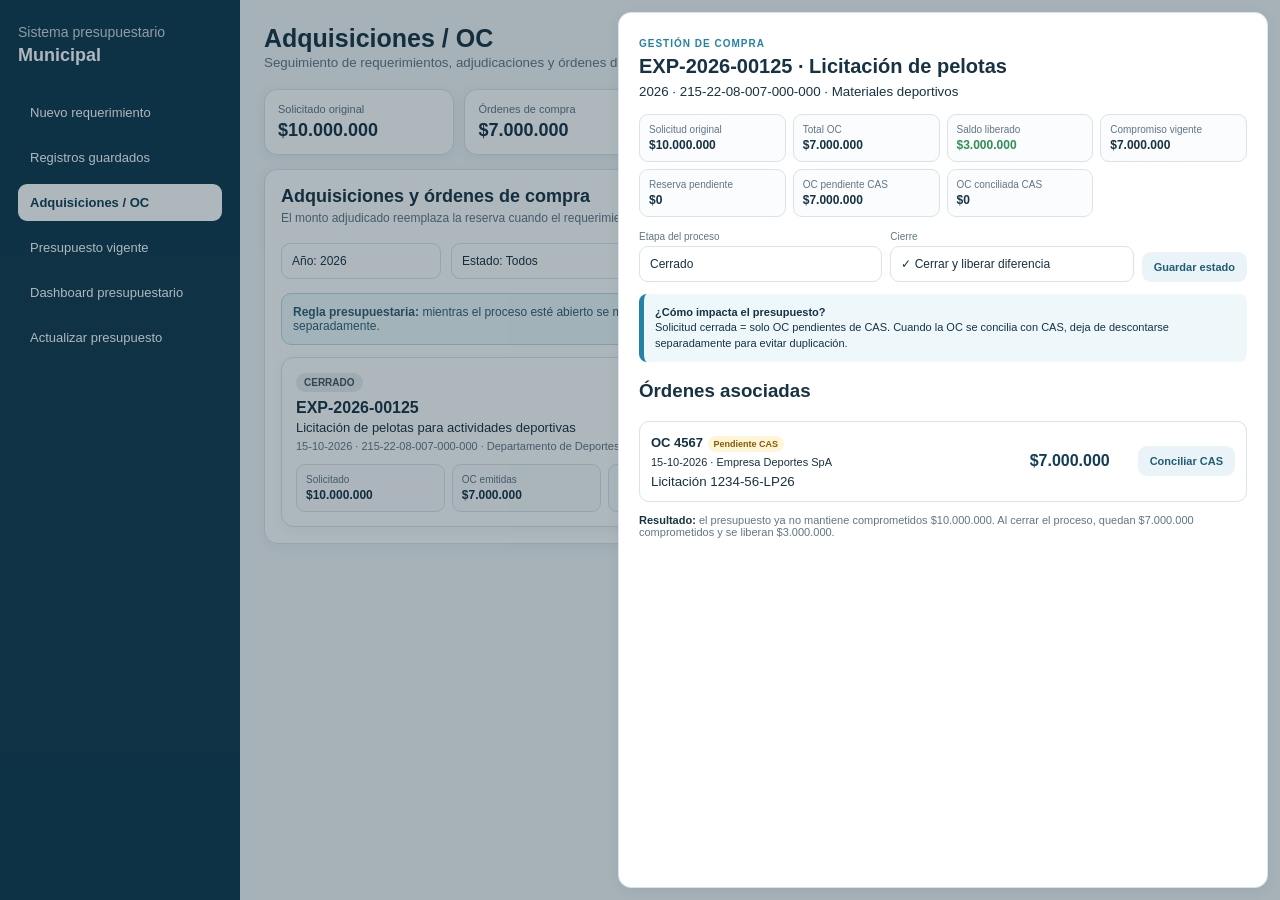
<file: VISTA_PREVIA_ADQUISICIONES.html>
<!doctype html><html lang="es"><head><meta charset="utf-8"><meta name="viewport" content="width=device-width,initial-scale=1"><title>Vista previa Adquisiciones / OC</title><style>
:root{--brand:#123e55;--accent:#2383a6;--line:#d9e3e8;--muted:#607685;--ok:#2f8f55;--warn:#d6a12d;--bg:#f3f7f9;--ink:#173242}*{box-sizing:border-box}body{margin:0;font-family:Inter,Arial,sans-serif;background:var(--bg);color:var(--ink)}.shell{display:grid;grid-template-columns:240px 1fr;min-height:100vh}.side{background:#10384d;color:#fff;padding:24px 18px}.brand{font-size:14px;opacity:.8}.side h2{font-size:18px;margin:5px 0 28px}.nav{display:grid;gap:8px}.nav div{padding:11px 12px;border-radius:9px;font-size:13px}.nav .active{background:#fff;color:#123e55;font-weight:800}.main{padding:24px}.top{display:flex;justify-content:space-between;align-items:center;margin-bottom:18px}.top h1{font-size:25px;margin:0}.top small{color:var(--muted)}.area{border:1px solid var(--line);background:#fff;padding:9px 12px;border-radius:10px;font-size:13px}.metrics{display:grid;grid-template-columns:repeat(5,1fr);gap:10px;margin-bottom:14px}.metric,.panel,.card,.drawer{background:white;border:1px solid var(--line);border-radius:13px;box-shadow:0 3px 13px #143c5010}.metric{padding:13px}.metric span{font-size:11px;color:var(--muted);display:block}.metric strong{font-size:18px;display:block;margin-top:5px}.green{color:var(--ok)}.panel{padding:16px}.heading{display:flex;justify-content:space-between;gap:20px}.heading h2{margin:0;font-size:18px}.heading p{margin:4px 0;color:var(--muted);font-size:12px}.filters{display:grid;grid-template-columns:160px 180px 1fr;gap:10px;margin:14px 0}.input{border:1px solid var(--line);border-radius:9px;padding:10px;background:#fff;font-size:12px}.note{background:#eef8fb;border:1px solid #b9d8e5;border-radius:10px;padding:11px;font-size:12px;color:#315e72;margin-bottom:12px}.card{padding:14px;margin-top:10px}.cardhead{display:flex;justify-content:space-between}.badge{display:inline-block;background:#e8edf0;color:#43535c;border-radius:999px;padding:4px 8px;font-size:10px;font-weight:800}.card h3{margin:7px 0 3px;font-size:16px}.card p{margin:0;font-size:13px}.card small{display:block;color:var(--muted);margin-top:5px;font-size:11px}.button{border:0;border-radius:9px;padding:9px 12px;font-weight:800;font-size:11px}.primary{background:#123e55;color:#fff}.secondary{background:#eaf4f8;color:#205d75}.danger{background:#fdeceb;color:#a32119}.grid6{display:grid;grid-template-columns:repeat(6,1fr);gap:7px;margin-top:12px}.field{border:1px solid var(--line);border-radius:9px;padding:9px;background:#fafcfd}.field span{display:block;color:var(--muted);font-size:10px}.field strong{display:block;font-size:12px;margin-top:3px}.overlay{position:fixed;inset:0;background:#0c273655;display:flex;justify-content:flex-end}.drawer{width:650px;height:calc(100vh - 24px);margin:12px;padding:20px;overflow:auto}.drawer h2{margin:4px 0;font-size:20px}.eyebrow{font-size:10px;letter-spacing:.1em;text-transform:uppercase;color:var(--accent);font-weight:900}.preview{display:grid;grid-template-columns:repeat(4,1fr);gap:7px;margin:14px 0}.workflow{border-left:5px solid var(--accent);background:#eef8fb;padding:11px;border-radius:8px;font-size:11px;line-height:1.4}.statusrow{display:grid;grid-template-columns:1fr 1fr auto;gap:8px;align-items:end;margin:12px 0}.label{font-size:10px;color:var(--muted);display:block;margin-bottom:4px}.oc{border:1px solid var(--line);border-radius:10px;padding:11px;margin-top:10px;display:grid;grid-template-columns:1fr 100px auto;align-items:center;gap:8px}.oc strong{font-size:13px}.oc p{margin:4px 0;font-size:11px}.chip{display:inline-block;background:#fff5d9;color:#8a5a00;border-radius:999px;padding:3px 6px;font-size:9px;font-weight:800}.amount{font-weight:900;color:var(--brand)}.formula{font-size:11px;color:var(--muted);margin-top:12px}.formula strong{color:var(--ink)}
</style></head><body><div class="shell"><aside class="side"><div class="brand">Sistema presupuestario</div><h2>Municipal</h2><div class="nav"><div>Nuevo requerimiento</div><div>Registros guardados</div><div class="active">Adquisiciones / OC</div><div>Presupuesto vigente</div><div>Dashboard presupuestario</div><div>Actualizar presupuesto</div></div></aside><main class="main"><div class="top"><div><h1>Adquisiciones / OC</h1><small>Seguimiento de requerimientos, adjudicaciones y órdenes de compra</small></div><div class="area">Área: Municipal</div></div><div class="metrics"><div class="metric"><span>Solicitado original</span><strong>$10.000.000</strong></div><div class="metric"><span>Órdenes de compra</span><strong>$7.000.000</strong></div><div class="metric"><span>Reserva pendiente</span><strong>$0</strong></div><div class="metric"><span>Saldo liberado</span><strong class="green">$3.000.000</strong></div><div class="metric"><span>Compromiso vigente</span><strong>$7.000.000</strong></div></div><section class="panel"><div class="heading"><div><h2>Adquisiciones y órdenes de compra</h2><p>El monto adjudicado reemplaza la reserva cuando el requerimiento se cierra.</p></div></div><div class="filters"><div class="input">Año: 2026</div><div class="input">Estado: Todos</div><div class="input">Buscar expediente, materia o cuenta</div></div><div class="note"><strong>Regla presupuestaria:</strong> mientras el proceso esté abierto se mantiene reservada la diferencia. Al cerrar, la diferencia se libera. Una OC conciliada con CAS deja de descontarse separadamente.</div><article class="card"><div class="cardhead"><div><span class="badge">CERRADO</span><h3>EXP-2026-00125</h3><p>Licitación de pelotas para actividades deportivas</p><small>15-10-2026 · 215-22-08-007-000-000 · Departamento de Deportes</small></div><button class="button primary">Gestionar</button></div><div class="grid6"><div class="field"><span>Solicitado</span><strong>$10.000.000</strong></div><div class="field"><span>OC emitidas</span><strong>$7.000.000</strong></div><div class="field"><span>Reserva pendiente</span><strong>$0</strong></div><div class="field"><span>Saldo liberado</span><strong class="green">$3.000.000</strong></div><div class="field"><span>OC pendientes CAS</span><strong>$7.000.000</strong></div><div class="field"><span>Compromiso presupuesto</span><strong>$7.000.000</strong></div></div></article></section></main></div><div class="overlay"><section class="drawer"><span class="eyebrow">Gestión de compra</span><h2>EXP-2026-00125 · Licitación de pelotas</h2><small>2026 · 215-22-08-007-000-000 · Materiales deportivos</small><div class="preview"><div class="field"><span>Solicitud original</span><strong>$10.000.000</strong></div><div class="field"><span>Total OC</span><strong>$7.000.000</strong></div><div class="field"><span>Saldo liberado</span><strong class="green">$3.000.000</strong></div><div class="field"><span>Compromiso vigente</span><strong>$7.000.000</strong></div><div class="field"><span>Reserva pendiente</span><strong>$0</strong></div><div class="field"><span>OC pendiente CAS</span><strong>$7.000.000</strong></div><div class="field"><span>OC conciliada CAS</span><strong>$0</strong></div></div><div class="statusrow"><div><span class="label">Etapa del proceso</span><div class="input">Cerrado</div></div><div><span class="label">Cierre</span><div class="input">✓ Cerrar y liberar diferencia</div></div><button class="button secondary">Guardar estado</button></div><div class="workflow"><strong>¿Cómo impacta el presupuesto?</strong><br>Solicitud cerrada = solo OC pendientes de CAS. Cuando la OC se concilia con CAS, deja de descontarse separadamente para evitar duplicación.</div><h3 style="margin-top:18px">Órdenes asociadas</h3><article class="oc"><div><strong>OC 4567</strong> <span class="chip">Pendiente CAS</span><p>15-10-2026 · Empresa Deportes SpA</p><small>Licitación 1234-56-LP26</small></div><div class="amount">$7.000.000</div><div><button class="button secondary">Conciliar CAS</button></div></article><div class="formula"><strong>Resultado:</strong> el presupuesto ya no mantiene comprometidos $10.000.000. Al cerrar el proceso, quedan $7.000.000 comprometidos y se liberan $3.000.000.</div></section></div></body></html>
</file>
